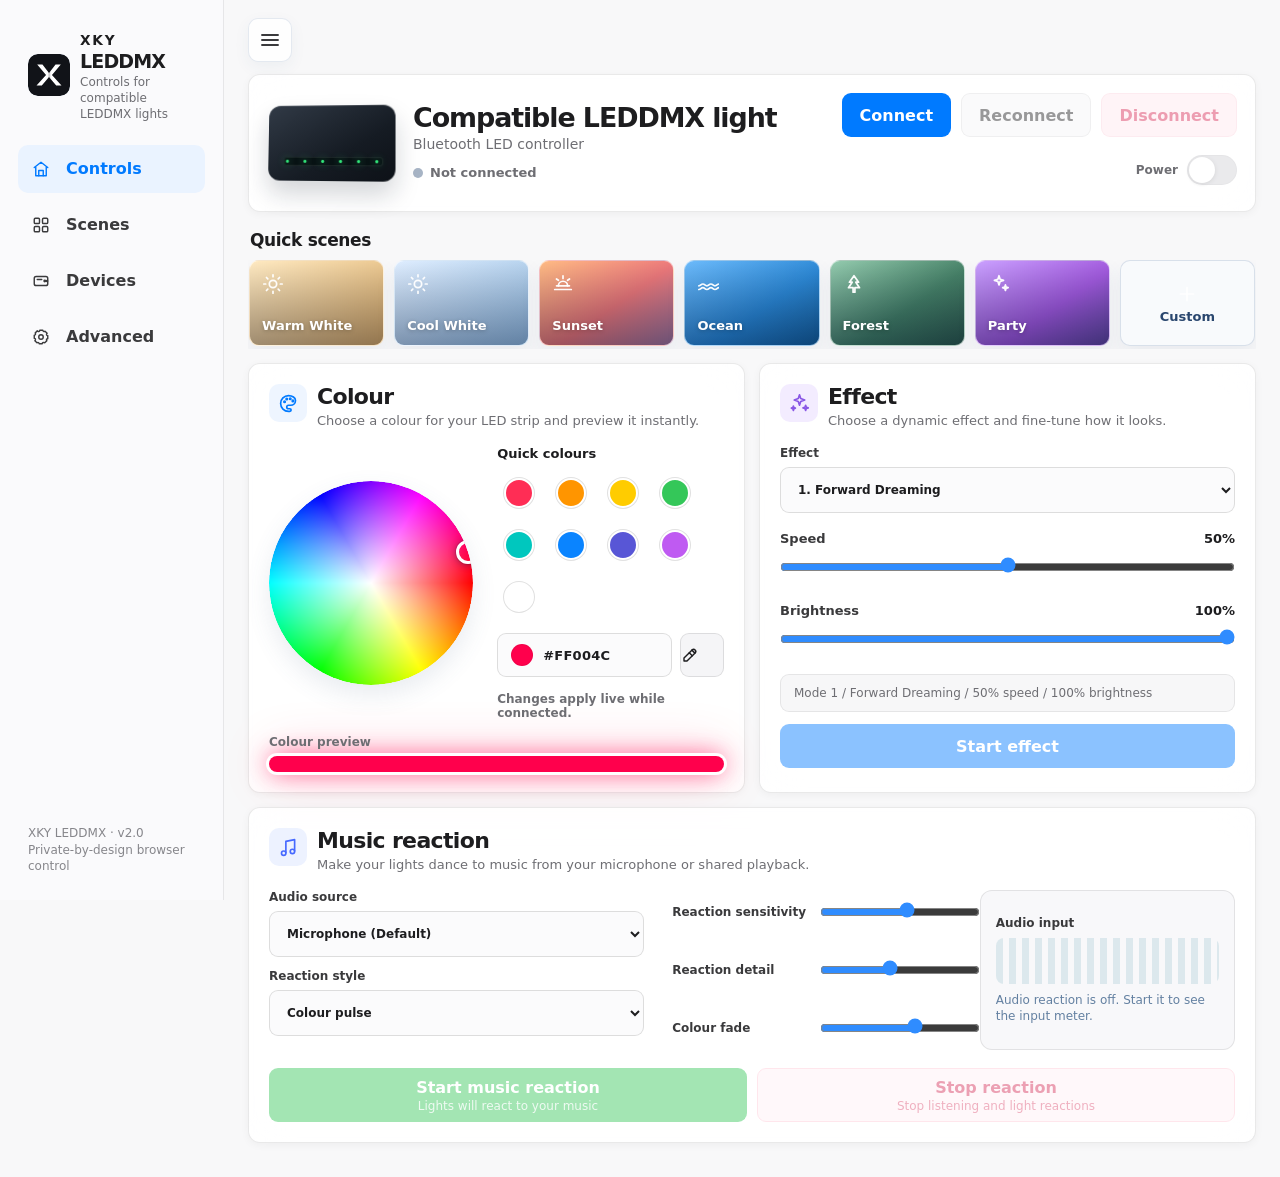
<file: index.html>
<!doctype html>
<html lang="en">
<head>
  <meta charset="utf-8">
  <meta name="viewport" content="width=device-width, initial-scale=1, viewport-fit=cover">
  <meta name="theme-color" content="#111318">
  <meta name="description" content="XKY LEDDMX is a private-by-design browser controller for compatible LEDDMX Bluetooth lights.">
  <meta name="robots" content="index,follow">
  <link rel="canonical" href="https://leddmx.63xky.com/">
  <meta property="og:title" content="XKY LEDDMX">
  <meta property="og:description" content="A private-by-design browser controller for compatible LEDDMX Bluetooth lights.">
  <meta property="og:type" content="website">
  <meta property="og:url" content="https://leddmx.63xky.com/">
  <link rel="icon" href="assets/favicon.svg" type="image/svg+xml">
  <title>XKY LEDDMX — Controller</title>
  <link rel="stylesheet" href="assets/css/shared.css">
  <link rel="stylesheet" href="assets/css/home.css">
  <link id="advanced-styles" rel="stylesheet" href="assets/css/advanced.css" disabled>
</head>
<body class="page-home">
  <a class="skip-link" href="#controls">Skip to controls</a>
  <div class="app-shell">
    <aside class="sidebar" id="sidebar" aria-label="XKY LEDDMX navigation">
      <div class="brand">
        <img class="brand-mark" src="assets/xky-leddmx-mark.svg" width="42" height="42" alt="">
        <div><strong><span class="brand-xky">XKY</span> LEDDMX</strong><small>Controls for compatible LEDDMX lights</small></div>
      </div>
      <nav class="nav" aria-label="Primary navigation">
        <a class="active" href="#easy" data-route="easy" aria-current="page"><span class="ico"><svg class="icon sm" viewBox="0 0 24 24" aria-hidden="true"><path d="m3 10 9-7 9 7"/><path d="M5 9.5V21h14V9.5"/><path d="M9 21v-7h6v7"/></svg></span>Controls</a>
        <a href="#scenes"><span class="ico"><svg class="icon sm" viewBox="0 0 24 24" aria-hidden="true"><rect x="3" y="3" width="7" height="7" rx="1.5"/><rect x="14" y="3" width="7" height="7" rx="1.5"/><rect x="3" y="14" width="7" height="7" rx="1.5"/><rect x="14" y="14" width="7" height="7" rx="1.5"/></svg></span>Scenes</a>
        <a href="#device"><span class="ico"><svg class="icon sm" viewBox="0 0 24 24" aria-hidden="true"><rect x="3" y="6" width="18" height="12" rx="2.5"/><path d="M7 10h6"/><circle cx="17" cy="12" r="1"/><circle cx="20" cy="12" r=".8"/></svg></span>Devices</a>
        <a href="#advanced" data-route="advanced"><span class="ico"><svg class="icon sm" viewBox="0 0 24 24" aria-hidden="true"><circle cx="12" cy="12" r="3"/><path d="M19.4 15a1.7 1.7 0 0 0 .34 1.88l.06.06-2.83 2.83-.06-.06A1.7 1.7 0 0 0 15 19.4a1.7 1.7 0 0 0-1 .6 1.7 1.7 0 0 0-.4 1.1V21h-4v-.1A1.7 1.7 0 0 0 8.6 19.4a1.7 1.7 0 0 0-1.88.34l-.06.06-2.83-2.83.06-.06A1.7 1.7 0 0 0 4.6 15a1.7 1.7 0 0 0-.6-1 1.7 1.7 0 0 0-1.1-.4H3v-4h.1A1.7 1.7 0 0 0 4.6 8.6a1.7 1.7 0 0 0-.34-1.88l-.06-.06 2.83-2.83.06.06A1.7 1.7 0 0 0 9 4.6a1.7 1.7 0 0 0 1-.6 1.7 1.7 0 0 0 .4-1.1V3h4v.1A1.7 1.7 0 0 0 15.4 4.6a1.7 1.7 0 0 0 1.88-.34l.06-.06 2.83 2.83-.06.06A1.7 1.7 0 0 0 19.4 9c.13.37.35.7.65.96.3.25.68.39 1.08.4H21v4h-.1A1.7 1.7 0 0 0 19.4 15Z"/></svg></span>Advanced</a>
      </nav>
      <div class="sidebar-spacer"></div>
      <div class="sidebar-footer">XKY LEDDMX · v2.0<br>Private-by-design browser control</div>
    </aside>

    <button class="sidebar-overlay" id="sidebar-overlay" type="button" aria-label="Close navigation"></button>

    <main class="main" id="controls" tabindex="-1">
      <noscript><p class="noscript-notice">JavaScript is required to connect to and control the LEDDMX light.</p></noscript>
      <div class="app-topbar">
        <button class="menu-button" id="menu-toggle" type="button" aria-label="Toggle navigation" aria-controls="sidebar" aria-expanded="false"><svg class="icon lg" viewBox="0 0 24 24" aria-hidden="true"><path d="M4 7h16M4 12h16M4 17h16"/></svg></button>
        <div class="topbar-brand"><img class="brand-mark" src="assets/xky-leddmx-mark.svg" width="38" height="38" alt=""><div><strong><span class="brand-xky">XKY</span> LEDDMX</strong><small>Controls for compatible LEDDMX lights</small></div></div>
        <div class="topbar-spacer"></div>
      </div>

      <section class="device-card" id="device">
        <div class="device-info">
          <div class="device-render" aria-hidden="true"></div>
          <div class="device-copy">
            <h1 id="device-name">Compatible LEDDMX light</h1>
            <div class="model">Bluetooth LED controller</div>
            <p id="status" role="status"><span class="live-dot"></span>Not connected</p>
          </div>
        </div>
        <div class="device-actions">
          <div class="connection-actions">
            <button id="connect" class="primary" type="button">Connect</button>
            <button id="reconnect" class="secondary" type="button">Reconnect</button>
            <button id="disconnect" class="danger" type="button" disabled>Disconnect</button>
          </div>
          <label class="channel-field" id="advanced-write-channel-wrap" hidden>Write channel
            <select id="advanced-write-channel">
              <option value="ffe1">FFE1 - native default</option>
              <option value="ffe2" disabled>FFE2 - if exposed</option>
            </select>
          </label>
          <div class="power-control"><span>Power</span><button id="power-toggle" class="power-toggle" type="button" role="switch" aria-checked="false" aria-pressed="false" aria-label="Power" disabled></button></div>
        </div>
      </section>

      <section id="view-easy" data-view>
      <section id="scenes">
        <div class="section-row"><h2>Quick scenes</h2></div>
        <div class="scenes" aria-label="Quick lighting scenes">
          <button class="scene warm" type="button" data-scene-colour="#FFD39A" data-scene-brightness="88"><svg class="icon scene-icon" viewBox="0 0 24 24" aria-hidden="true"><circle cx="12" cy="12" r="4"/><path d="M12 2v2M12 20v2M4.9 4.9l1.4 1.4M17.7 17.7l1.4 1.4M2 12h2M20 12h2M4.9 19.1l1.4-1.4M17.7 6.3l1.4-1.4"/></svg><strong>Warm White</strong></button>
          <button class="scene cool" type="button" data-scene-colour="#DCEEFF" data-scene-brightness="100"><svg class="icon scene-icon" viewBox="0 0 24 24" aria-hidden="true"><circle cx="12" cy="12" r="4"/><path d="M12 2v2M12 20v2M4.9 4.9l1.4 1.4M17.7 17.7l1.4 1.4M2 12h2M20 12h2M4.9 19.1l1.4-1.4M17.7 6.3l1.4-1.4"/></svg><strong>Cool White</strong></button>
          <button class="scene sunset" type="button" data-scene-colour="#FF704D" data-scene-brightness="78"><svg class="icon scene-icon" viewBox="0 0 24 24" aria-hidden="true"><path d="M3 18h18"/><path d="M5 14h14"/><path d="M7 14a5 5 0 0 1 10 0"/><path d="M12 3v3M4.9 6.5 7 8M19.1 6.5 17 8"/></svg><strong>Sunset</strong></button>
          <button class="scene ocean" type="button" data-scene-colour="#1A9BFF" data-scene-brightness="85"><svg class="icon scene-icon" viewBox="0 0 24 24" aria-hidden="true"><path d="M2 14c2.2 0 2.2-2 4.4-2s2.2 2 4.4 2 2.2-2 4.4-2 2.2 2 4.4 2 2.2-2 4.4-2"/><path d="M2 18c2.2 0 2.2-2 4.4-2s2.2 2 4.4 2 2.2-2 4.4-2 2.2 2 4.4 2 2.2-2 4.4-2"/></svg><strong>Ocean</strong></button>
          <button class="scene forest" type="button" data-scene-colour="#39B86F" data-scene-brightness="72"><svg class="icon scene-icon" viewBox="0 0 24 24" aria-hidden="true"><path d="m12 3-5 7h3l-4 6h5v5h2v-5h5l-4-6h3l-5-7Z"/></svg><strong>Forest</strong></button>
          <button class="scene party" type="button" data-scene-colour="#C04DFF" data-scene-effect="3" data-scene-speed="65" data-scene-brightness="100"><svg class="icon scene-icon" viewBox="0 0 24 24" aria-hidden="true"><path d="m12 3 1.2 3.8L17 8l-3.8 1.2L12 13l-1.2-3.8L7 8l3.8-1.2L12 3Z"/><path d="m19 13 .7 2.3L22 16l-2.3.7L19 19l-.7-2.3L16 16l2.3-.7L19 13Z"/></svg><strong>Party</strong></button>
          <button class="scene custom" type="button" id="custom-scene"><svg class="icon scene-icon" viewBox="0 0 24 24" aria-hidden="true"><path d="M12 5v14M5 12h14"/></svg><strong>Custom</strong></button>
        </div>
      </section>

      <div class="dashboard-grid">
        <section class="card" id="colour-section">
          <div class="card-head"><div class="section-icon"><svg class="icon" viewBox="0 0 24 24" aria-hidden="true"><path d="M12 3a9 9 0 1 0 0 18h1.5a1.5 1.5 0 0 0 0-3H12a2 2 0 0 1 0-4h2.5A5.5 5.5 0 0 0 20 8.5C20 5.5 16.4 3 12 3Z"/><circle cx="7.5" cy="10" r=".8"/><circle cx="10" cy="6.8" r=".8"/><circle cx="14" cy="6.5" r=".8"/><circle cx="17" cy="9" r=".8"/></svg></div><div><h2>Colour</h2><p>Choose a colour for your LED strip and preview it instantly.</p></div></div>
          <div class="colour-layout">
            <div class="colour-wheel-wrap">
              <div class="colour-wheel" id="colour-wheel" role="slider" tabindex="0" aria-label="Colour wheel. Left and right change hue. Up and down change saturation." aria-valuetext="#FF004C">
                <canvas id="colour-wheel-canvas" aria-hidden="true"></canvas>
                <span class="wheel-thumb" id="wheel-thumb" aria-hidden="true"></span>
              </div>
              <input id="colour" type="color" value="#ff004c" tabindex="-1" aria-hidden="true" aria-label="Choose a whole-strip colour">
            </div>
            <div class="colour-tools">
              <div class="quick-title">Quick colours</div>
              <div id="swatches" class="swatches" aria-label="Quick colours"></div>
              <div class="colour-field">
                <div class="fake-input" aria-label="Selected colour"><span id="chosen-dot"></span><output id="hex-value" for="colour">#FF004C</output></div>
                <button class="eyedropper secondary" type="button" id="pick-colour" aria-label="Open colour picker"><svg class="icon sm" viewBox="0 0 24 24" aria-hidden="true"><path d="m14.5 5.5 4 4"/><path d="M4 20h4l10.8-10.8a2.8 2.8 0 0 0-4-4L4 16v4Z"/><path d="m11 9 4 4"/></svg></button>
              </div>
              <div class="preview-label preview-label-tight">Changes apply live while connected.</div>
            </div>
          </div>
          <div class="preview-label">Colour preview</div>
          <div class="live-preview" aria-hidden="true"></div>
        </section>

        <section class="card" id="effect-section">
          <div class="card-head"><div class="section-icon purple"><svg class="icon" viewBox="0 0 24 24" aria-hidden="true"><path d="m12 2 1.4 4.2L18 8l-4.6 1.8L12 14l-1.4-4.2L6 8l4.6-1.8L12 2Z"/><path d="m19 14 .8 2.2L22 17l-2.2.8L19 20l-.8-2.2L16 17l2.2-.8L19 14Z"/><path d="m5 15 .6 1.7 1.7.6-1.7.6L5 20l-.6-2.1-1.7-.6 1.7-.6L5 15Z"/></svg></div><div><h2>Effect</h2><p>Choose a dynamic effect and fine-tune how it looks.</p></div></div>
          <label>Effect<select id="mode"></select></label>
          <div class="slider-block"><div class="slider-label"><span>Speed</span><output id="speed-value">50%</output></div><input id="speed" type="range" min="0" max="100" value="50"></div>
          <div class="slider-block"><div class="slider-label"><span>Brightness</span><output id="brightness-value">100%</output></div><input id="brightness" type="range" min="0" max="100" value="100"></div>
          <p id="effect-summary" class="effect-summary">Mode 1 / Forward Dreaming / 50% speed / 100% brightness</p>
          <div class="action-row"><button id="start-effect" class="primary" type="button" disabled>Start effect</button></div>
        </section>
      </div>

      <section class="card music-card" id="music-section">
        <div class="card-head"><div class="section-icon music"><svg class="icon" viewBox="0 0 24 24" aria-hidden="true"><path d="M9 18V5l10-2v13"/><circle cx="6.5" cy="18.5" r="2.5"/><circle cx="16.5" cy="16.5" r="2.5"/></svg></div><div><h2>Music reaction</h2><p>Make your lights dance to music from your microphone or shared playback.</p></div></div>
        <div class="music-grid">
          <div class="music-fields">
            <label>Audio source<select id="audio-source"><option value="microphone">Microphone (Default)</option><option value="system">Browser tab / system audio</option></select></label>
            <label>Reaction style<select id="music-style"><option value="0">Colour pulse</option><option value="1">Colour cycle</option><option value="2">Beat flash</option><option value="3">Deep pulse</option><option value="4">Volume brightness</option><option value="5">Warm fire pulse</option><option value="6">Ocean pulse</option></select></label>
          </div>
          <details class="music-advanced" id="music-advanced" open>
            <summary>Advanced controls</summary>
            <div class="music-advanced-inner">
              <div class="music-sliders">
                <div class="mini-slider"><label for="music-sensitivity">Reaction sensitivity</label><input id="music-sensitivity" type="range" min="0" max="100" value="55"><output id="music-sensitivity-value">Balanced</output></div>
                <div class="mini-slider"><label for="music-detail">Reaction detail</label><input id="music-detail" type="range" min="8" max="64" step="1" value="32"><output id="music-detail-value">32 levels</output></div>
                <div class="mini-slider"><label for="music-smoothness">Colour fade</label><input id="music-smoothness" type="range" min="0" max="100" value="60"><output id="music-smoothness-value">60%</output></div>
              </div>
              <div class="audio-box">
                <div class="audio-box-title">Audio input</div>
                <div class="meter" aria-label="Audio input level"><div id="music-meter"></div></div>
                <p id="music-state" aria-live="polite">Audio reaction is off. Start it to see the input meter.</p>
              </div>
            </div>
          </details>
        </div>
        <div class="music-actions">
          <button id="start-mic" class="success" type="button" disabled>Start music reaction<span class="button-caption">Lights will react to your music</span></button>
          <button id="stop-mic" class="music-stop" type="button" disabled>Stop reaction<span class="button-caption">Stop listening and light reactions</span></button>
        </div>
      </section>

      </section>
      <section id="view-advanced" data-view hidden inert></section>
    </main>
  </div>
  <div class="toast" id="toast" role="status" aria-live="polite"></div>
  <script type="module" src="assets/js/app.js"></script>
</body>
</html>
</file>
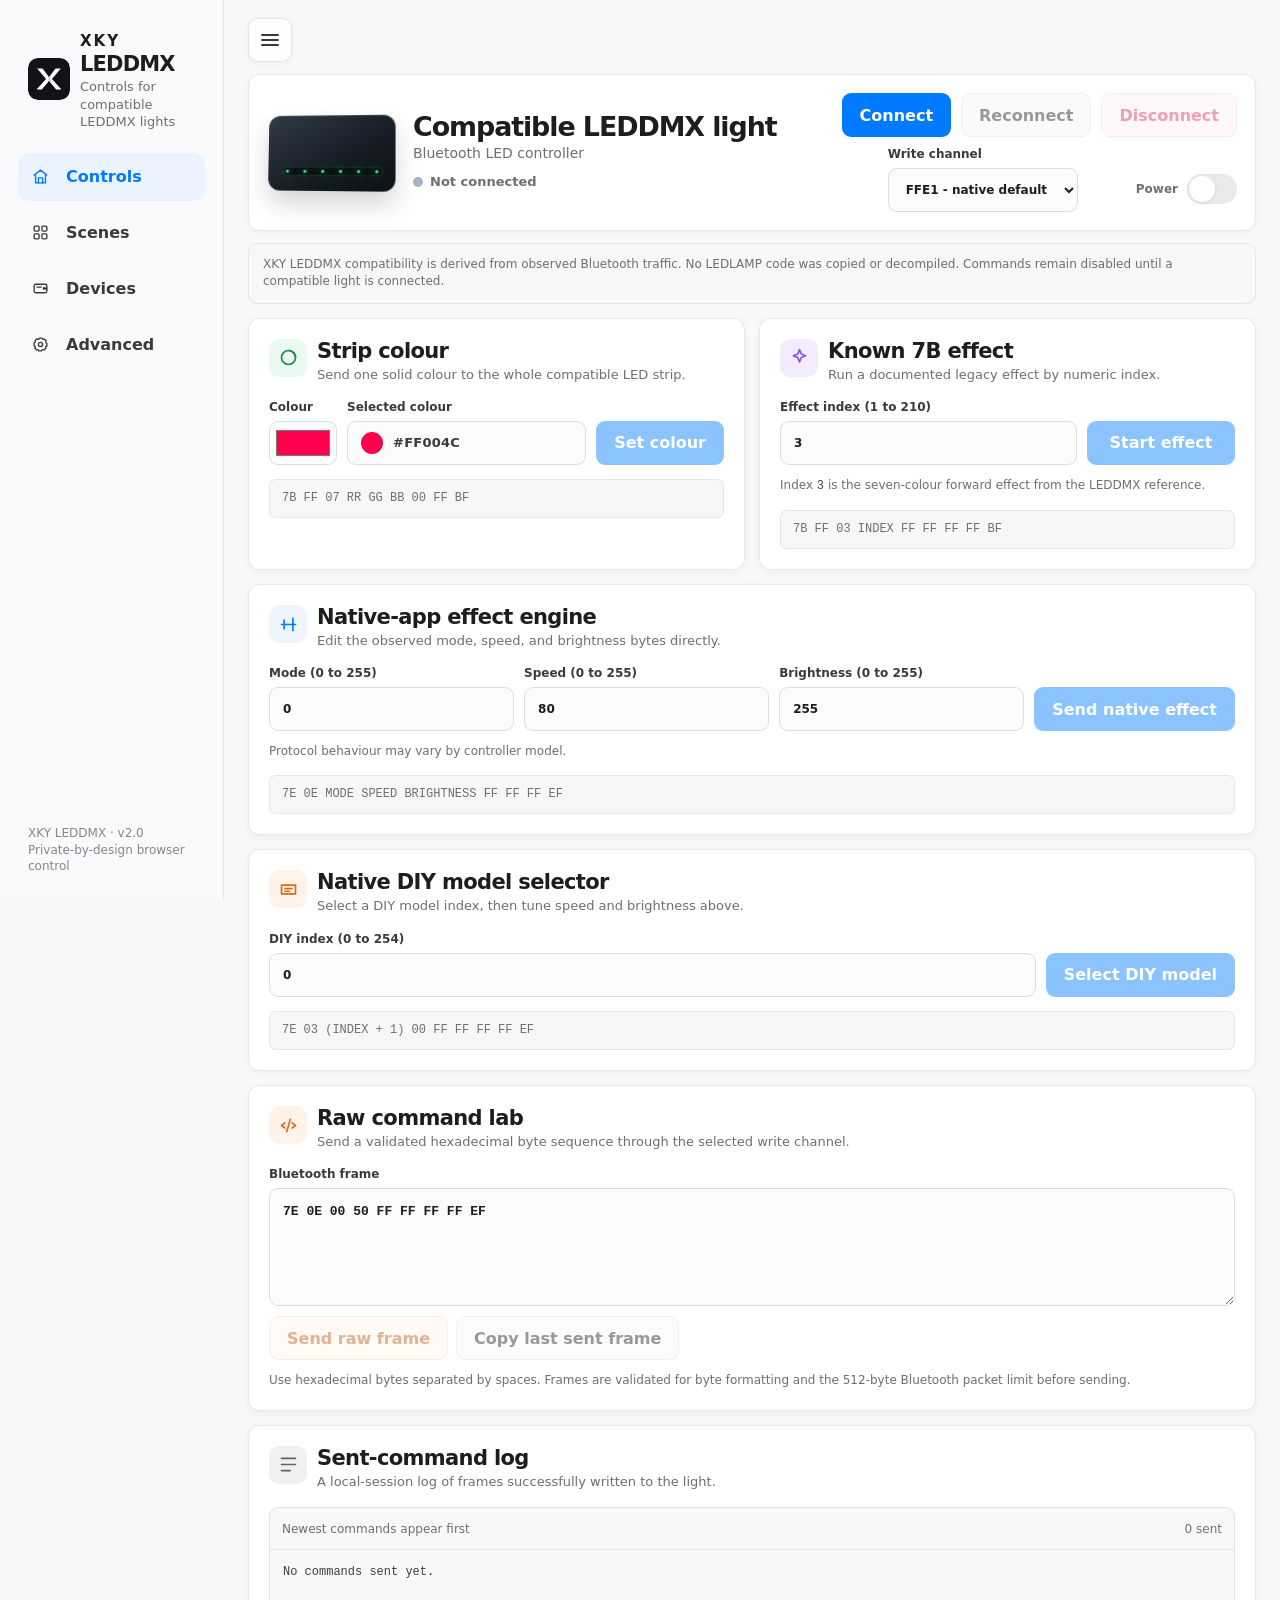
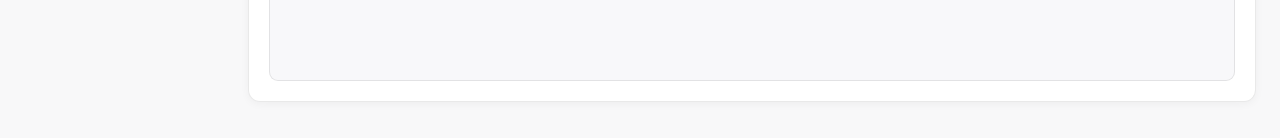
<file: advanced.html>
<!doctype html>
<html lang="en">
<head>
  <meta charset="utf-8">
  <meta name="viewport" content="width=device-width, initial-scale=1, viewport-fit=cover">
  <meta name="description" content="Open the XKY LEDDMX Advanced controls.">
  <meta name="robots" content="noindex,follow">
  <link rel="canonical" href="https://leddmx.63xky.com/#advanced">
  <link rel="icon" href="assets/favicon.svg" type="image/svg+xml">
  <title>Opening XKY LEDDMX Advanced controls</title>
</head>
<body>
  <p>Opening the <a id="advanced-link" href="index.html#advanced">XKY LEDDMX Advanced controls</a>…</p>
  <script type="module" src="assets/js/advanced-redirect.js"></script>
</body>
</html>
</file>
<file: assets/css/shared.css>
:root {
  color-scheme: light;
  font-family: -apple-system, BlinkMacSystemFont, "SF Pro Text", "SF Pro Display", "Helvetica Neue", system-ui, sans-serif;
  --ink: #1d1d1f;
  --muted: #6e6e73;
  --background: #f5f5f7;
  --line: rgba(0, 0, 0, .10);
  --blue: #007aff;
  --blue-soft: #eaf3ff;
  --radius-card: 12px;
  --radius-control: 9px;
  --radius-small: 7px;
  --shadow: 0 2px 8px rgba(0, 0, 0, .045);
  background: var(--background);
  color: var(--ink);
}

* { box-sizing: border-box; }
[hidden] { display: none !important; }

html {
  scroll-behavior: smooth;
  -webkit-font-smoothing: antialiased;
  -moz-osx-font-smoothing: grayscale;
}

body { margin: 0; min-height: 100vh; background: var(--background); color: var(--ink); }
body.menu-open { overflow: hidden; }
button, input, select, textarea { font: inherit; }
button { -webkit-tap-highlight-color: transparent; touch-action: manipulation; }
a { color: inherit; }

:where(button, a, select, input, textarea, summary, [tabindex]):focus-visible {
  outline: 3px solid rgba(0, 122, 255, .30);
  outline-offset: 2px;
}

.icon { width: 20px; height: 20px; display: block; fill: none; stroke: currentColor; stroke-width: 1.9; stroke-linecap: round; stroke-linejoin: round; }
.icon.lg { width: 24px; height: 24px; }
.skip-link { position: fixed; top: 8px; left: 8px; z-index: 1000; padding: 10px 14px; border-radius: var(--radius-control); background: var(--ink); color: #fff; font-weight: 600; text-decoration: none; transform: translateY(-150%); }
.skip-link:focus { transform: translateY(0); }
.noscript-notice { margin: 10px 0 16px; padding: 12px 14px; border: 1px solid rgba(185, 87, 18, .22); border-radius: var(--radius-control); background: #fff4ec; color: #8a410d; line-height: 1.45; }

/* Shared shell and device primitives; page sheets supply only visual variants. */
.app-shell { width: min(1500px, 100%); min-height: 100vh; margin: 0 auto; display: grid; grid-template-columns: 224px minmax(0, 1fr); background: rgba(255, 255, 255, .28); transition: grid-template-columns .24s ease; }
body.sidebar-collapsed .app-shell { grid-template-columns: 0 minmax(0, 1fr); }
.sidebar { position: sticky; top: 0; height: 100vh; z-index: 50; min-width: 224px; padding: 26px 18px 24px; display: flex; flex-direction: column; overflow: hidden; background: rgba(250, 250, 252, .91); border-right: 1px solid rgba(0, 0, 0, .08); backdrop-filter: blur(26px) saturate(140%); transition: transform .24s ease, opacity .2s ease; }
body.sidebar-collapsed .sidebar { transform: translateX(-100%); opacity: 0; pointer-events: none; }
.brand { display: flex; gap: 10px; align-items: center; padding: 2px 10px 22px; }
.brand strong { display: block; font-size: 21px; letter-spacing: -.04em; }
.brand small { display: block; color: var(--muted); margin-top: 2px; font-size: 12px; line-height: 1.35; }
.nav { display: grid; gap: 8px; }
.nav a { min-height: 48px; padding: 0 14px; border-radius: 10px; display: flex; align-items: center; gap: 12px; text-decoration: none; color: #3a3a3c; font-weight: 600; }
.nav a.active { color: var(--blue); background: var(--blue-soft); }
.sidebar-spacer, .topbar-spacer { flex: 1; }
.sidebar-footer { padding: 14px 10px 2px; color: #86868b; font-size: 12px; line-height: 1.35; }
.main { min-width: 0; padding: 14px 24px 34px; }
.app-topbar { min-height: 52px; display: flex; align-items: center; gap: 12px; margin-bottom: 8px; }
.menu-button { width: 44px; min-width: 44px; height: 44px; min-height: 44px; padding: 0; display: grid; place-items: center; border: 1px solid var(--line); border-radius: 10px; color: #3a3a3c; background: rgba(255, 255, 255, .78); box-shadow: var(--shadow); cursor: pointer; }
.topbar-brand { display: none; align-items: center; gap: 9px; min-width: 0; }
.topbar-brand strong { display: block; font-size: 18px; letter-spacing: -.04em; }
.topbar-brand small { display: block; color: var(--muted); font-size: 12px; line-height: 1.3; }
.sidebar-overlay { display: none; position: fixed; inset: 0; z-index: 45; border: 0; border-radius: 0; background: rgba(24, 39, 65, .20); backdrop-filter: blur(4px); padding: 0; min-height: 0; }
.device-card, .card { border: 1px solid rgba(0, 0, 0, .085); background: var(--panel); backdrop-filter: blur(20px) saturate(145%); box-shadow: var(--shadow); }
.device-card { border-radius: var(--radius-card); padding: 18px; display: grid; grid-template-columns: minmax(320px, 1fr) auto; align-items: center; gap: 18px; }
.device-info { display: flex; align-items: center; gap: 18px; min-width: 0; }
.device-copy { min-width: 0; }
.device-copy h1 { margin: 0; font-size: clamp(21px, 2.1vw, 29px); letter-spacing: -.04em; white-space: nowrap; overflow: hidden; text-overflow: ellipsis; }
.device-copy .model { color: var(--muted); font-size: 14px; margin-top: 3px; }
#status { margin: 9px 0 0; min-height: 24px; display: flex; align-items: center; gap: 7px; color: var(--muted); font-size: 13px; font-weight: 600; line-height: 1.35; }
#status.connected { color: #128b61; }
.live-dot { display: inline-block; width: 10px; height: 10px; border-radius: 50%; background: #a7b4c5; flex: 0 0 auto; }
.live-dot.on { background: #18c783; box-shadow: 0 0 0 5px rgba(24, 199, 131, .10); }
.connection-actions { display: flex; flex-wrap: wrap; justify-content: flex-end; gap: 10px; }
.card { border-radius: var(--radius-card); padding: 20px; min-width: 0; }
.card-head { display: flex; align-items: flex-start; gap: 10px; margin-bottom: 16px; }
.card-head p { margin: 3px 0 0; color: var(--muted); font-size: 13px; line-height: 1.4; }
.dashboard-grid { display: grid; grid-template-columns: repeat(2, minmax(0, 1fr)); gap: 14px; margin-top: 14px; }
.preview-label-tight { margin-top: 0; }

@supports (min-height: 100dvh) { body { min-height: 100dvh; } }
@supports not ((backdrop-filter: blur(1px)) or (-webkit-backdrop-filter: blur(1px))) { .sidebar, .device-card, .card { background: #fff; } }
@media (prefers-reduced-motion: reduce) { html { scroll-behavior: auto; } *, *::before, *::after { scroll-behavior: auto !important; transition-duration: .01ms !important; animation-duration: .01ms !important; animation-iteration-count: 1 !important; } }
@media (max-width: 900px) { .app-shell, body.sidebar-collapsed .app-shell { display: block; width: 100%; } .sidebar { position: fixed; left: 0; top: 0; bottom: 0; width: min(82vw, 310px); min-width: 0; height: 100dvh; transform: translateX(-105%); opacity: 1; pointer-events: auto; box-shadow: 18px 0 48px rgba(35, 59, 92, .18); } body.sidebar-collapsed .sidebar { transform: translateX(-105%); opacity: 1; pointer-events: auto; } body.menu-open .sidebar, body.menu-open.sidebar-collapsed .sidebar { transform: translateX(0); } body.menu-open .sidebar-overlay { display: block; } .main { padding: 10px 14px 34px; } .topbar-brand { display: flex; } .device-card { grid-template-columns: 1fr; gap: 14px; padding: 16px; } .connection-actions { justify-content: stretch; } .connection-actions button { flex: 1 1 30%; min-width: 0; padding-inline: 8px; } .dashboard-grid { grid-template-columns: 1fr; } }
@media (max-width: 620px) { .main { padding-inline: 10px; } .device-info { align-items: flex-start; } .device-render { width: 82px; height: 54px; } .device-copy h1 { font-size: 18px; white-space: normal; } .device-copy .model, #status { font-size: 12px; } .card { padding: 16px; } }
</file>
<file: assets/css/home.css>
:root {
      --panel: rgba(255, 255, 255, .88);
      --panel-solid: #ffffff;
      --green: #13b878;
      --red: #ef476f;
      --purple: #8b52ff;
      --chosen-colour: #ff004c;
    }
    [hidden] { display: none !important; }
    .icon.sm { width: 18px; height: 18px; }


    .app-shell {
      width: min(1500px, 100%);
      min-height: 100vh;
      margin: 0 auto;
      display: grid;
      grid-template-columns: 224px minmax(0, 1fr);
      gap: 0;
      background: rgba(255,255,255,.28);
      box-shadow: none;
      transition: grid-template-columns .24s ease;
    }
    body.sidebar-collapsed .app-shell { grid-template-columns: 0 minmax(0, 1fr); }
    .sidebar {
      position: sticky;
      top: 0;
      height: 100vh;
      padding: 26px 18px 24px;
      border-right: 1px solid rgba(0, 0, 0, .08);
      background: rgba(250, 250, 252, .90);
      backdrop-filter: blur(26px) saturate(140%);
      display: flex;
      flex-direction: column;
      overflow: hidden;
      z-index: 50;
      min-width: 224px;
      transition: transform .24s ease, opacity .2s ease;
    }
    body.sidebar-collapsed .sidebar { transform: translateX(-100%); opacity: 0; pointer-events: none; }
    .brand { display: flex; gap: 10px; align-items: center; padding: 2px 10px 22px; }
    .brand-bulb, .brand-mark {
      width: 42px; height: 42px; border-radius: 10px;
      display: grid; place-items: center;
      color: var(--blue); background: #f0f6ff;
      box-shadow: inset 0 0 0 1px rgba(22,119,255,.08);
    }
    .brand-bulb .icon { width: 25px; height: 25px; }
    .brand strong { display: block; font-size: 19px; letter-spacing: -.045em; }
    .brand-xky { font-size: .72em; letter-spacing: .13em; vertical-align: .08em; }
    .brand small { display: block; color: var(--muted); margin-top: 2px; font-size: 12px; line-height: 1.35; }

    .nav { display: grid; gap: 8px; }
    .nav a {
      text-decoration: none;
      display: flex; align-items: center; gap: 12px;
      min-height: 48px; padding: 0 14px;
      border-radius: 10px;
      color: #3a3a3c; font-weight: 600;
    }
    .nav a.active { color: var(--blue); background: #eaf3ff; }
    .nav .ico { width: 22px; text-align: center; font-size: 18px; }
    .sidebar-spacer { flex: 1; }
    .sidebar-footer {
      padding: 14px 10px 2px;
      color: #86868b;
      font-size: 12px;
      line-height: 1.35;
    }

    .main { min-width: 0; padding: 14px 24px 34px; }
    .app-topbar {
      min-height: 52px; display: flex; align-items: center; justify-content: space-between;
      gap: 12px; margin-bottom: 8px;
    }
    .menu-button {
      width: 44px; min-width: 44px; height: 44px; min-height: 44px; padding: 0;
      border-radius: 10px; display: grid; place-items: center;
      background: rgba(255,255,255,.76); border: 1px solid rgba(111,139,177,.18);
      box-shadow: 0 5px 16px rgba(57,83,120,.06); color: #3a3a3c;
    }
    .topbar-brand { display: none; align-items: center; gap: 9px; min-width: 0; }
    .topbar-brand strong { display:block; font-size:18px; letter-spacing:-.04em; }
    .topbar-brand small { display:block; color:#7390ba; margin-top:1px; font-size:12px; line-height:1.3; }
    .topbar-spacer { flex: 1; }
    .sidebar-overlay {
      display: none; position: fixed; inset: 0; z-index: 45; border: 0; border-radius: 0;
      background: rgba(24,39,65,.22); backdrop-filter: blur(4px); padding: 0; min-height: 0;
      box-shadow: none;
    }

    .device-card, .card {
      border: 1px solid rgba(0, 0, 0, .085);
      background: var(--panel);
      backdrop-filter: blur(20px) saturate(145%);
      box-shadow: var(--shadow);
    }
    .device-card {
      border-radius: var(--radius-card);
      padding: 18px;
      display: grid;
      grid-template-columns: minmax(300px, 1fr) auto;
      align-items: center;
      gap: 18px;
    }
    .device-info { display: flex; align-items: center; gap: 18px; min-width: 0; }
    .device-render {
      width: 128px; height: 76px; border-radius: 12px;
      position: relative;
      background: linear-gradient(150deg, #303945 2%, #151b23 62%, #0d1117);
      box-shadow: 0 13px 24px rgba(18, 29, 43, .18), inset 0 1px 0 rgba(255,255,255,.15);
      transform: perspective(500px) rotateY(-8deg) rotateX(4deg);
      flex: 0 0 auto;
    }
    .device-render:before {
      content: ""; position: absolute; left: 16px; right: 12px; bottom: 15px; height: 9px;
      border-radius: 3px; background: #091014; box-shadow: inset 0 0 0 1px rgba(255,255,255,.08);
    }
    .device-render:after {
      content: "• • • • • •"; letter-spacing: 4px; color: #32e67a; font-size: 11px;
      position: absolute; right: 11px; bottom: 13px; text-shadow: 0 0 8px #32e67a;
    }
    .device-copy { min-width: 0; }
    .device-copy h1 { margin: 0; font-size: clamp(21px, 2.1vw, 29px); letter-spacing: -.04em; white-space: nowrap; overflow: hidden; text-overflow: ellipsis; }
    .device-copy .model { color: var(--muted); font-size: 14px; margin-top: 3px; }
    #status {
      margin: 9px 0 0; min-height: 24px;
      display: flex; align-items: center; gap: 7px;
      color: var(--muted); font-size: 13px; font-weight: 600;
    }
    #status.connected { color: #128b61; }
    .live-dot { display: inline-block; width: 10px; height: 10px; border-radius: 50%; background: #a7b4c5; flex: 0 0 auto; }
    .live-dot.on { background: #18c783; box-shadow: 0 0 0 5px rgba(24,199,131,.10); }

    .connection-actions { display: flex; flex-wrap: wrap; justify-content: flex-end; gap: 10px; }
    button {
      min-height: 44px;
      border: 1px solid rgba(0, 0, 0, .10);
      border-radius: var(--radius-control);
      padding: 0 17px;
      background: #f7f7f8;
      color: #1d1d1f;
      font-weight: 600;
      cursor: pointer;
      box-shadow: none;
      transition: transform .15s ease, box-shadow .15s ease, filter .15s ease;
    }
    button:hover:not(:disabled) { background-color: #f0f0f2; }
    button:active:not(:disabled) { transform: translateY(0); }
    button:disabled, select:disabled, input:disabled { opacity: .45; cursor: not-allowed; }
    button.primary { background: #007aff; color: white; border-color: transparent; }
    button.secondary { background: #f5f5f7; color: #1d1d1f; }
    button.danger { background: #ffe8ee; color: #d82854; border-color: rgba(216,40,84,.10); }
    button.success { background: #34c759; color: white; border-color: transparent; }
    button.music-stop { background: #fff0f4; color: #d42d57; border-color: #ffc8d6; }

    .section-row { display: flex; align-items: center; justify-content: space-between; gap: 12px; margin: 18px 2px 10px; }
    .section-row h2 { margin: 0; font-size: 17px; letter-spacing: -.02em; }
    .scenes {
      display: grid;
      grid-template-columns: repeat(7, minmax(112px, 1fr));
      gap: 10px;
      overflow-x: auto;
      padding: 0 1px 3px;
      scrollbar-width: thin;
    }
    .scene {
      position: relative; isolation: isolate;
      height: 86px; min-width: 112px;
      overflow: hidden;
      border: 1px solid rgba(255,255,255,.55);
      border-radius: 10px;
      color: white;
      text-align: left;
      padding: 12px;
      display: flex; flex-direction: column; justify-content: space-between;
      box-shadow: 0 10px 20px rgba(66,89,126,.08);
    }
    .scene:before { content: ""; position: absolute; inset: 0; z-index: -1; background: linear-gradient(180deg, rgba(255,255,255,.08), rgba(16,28,55,.35)); }
    .scene .scene-icon { width: 22px; height: 22px; color: rgba(255,255,255,.96); }
    .scene strong { font-size: 13px; text-shadow: 0 1px 4px rgba(0,0,0,.25); }
    .scene.warm { background: linear-gradient(145deg, #ffe8bd, #d8a55b); }
    .scene.cool { background: linear-gradient(145deg, #dcecff, #8eb8de); }
    .scene.sunset { background: linear-gradient(145deg, #ffb67a, #ec6e70 55%, #9d6e97); }
    .scene.ocean { background: linear-gradient(145deg, #60b5fb, #1d81d4 58%, #0b5a9a); }
    .scene.forest { background: linear-gradient(145deg, #8bc7a8, #39795c 58%, #245342); }
    .scene.party { background: linear-gradient(145deg, #c699ff, #9c4edc 58%, #5a3d9a); }
    .scene.custom { background: #f8fafc; color: #29466e; border-color: rgba(119,145,181,.25); align-items: center; text-align: center; justify-content: center; gap: 4px; }
    .scene.custom:before { display: none; }
    .scene.custom strong { text-shadow: none; }
    .scene.active {
      outline: 3px solid rgba(0,122,255,.28);
      outline-offset: 2px;
    }

    .dashboard-grid { display: grid; grid-template-columns: minmax(0, 1fr) minmax(0, 1fr); gap: 14px; margin-top: 14px; }
    .card { border-radius: var(--radius-card); padding: 20px; min-width: 0; }
    .card-head { display: flex; align-items: flex-start; gap: 10px; margin-bottom: 16px; }
    .section-icon {
      width: 38px; height: 38px; border-radius: 10px;
      display: grid; place-items: center;
      background: #eef5ff; color: var(--blue); flex: 0 0 auto;
    }
    .section-icon .icon { width: 21px; height: 21px; }
    .section-icon.purple { background: #f3ecff; color: #8957e5; }
    .section-icon.music { background: #edf2ff; color: #4669ff; }
    .card-head h2 { margin: 0; font-size: 22px; letter-spacing: -.03em; }
    .card-head p { margin: 3px 0 0; color: var(--muted); font-size: 13px; line-height: 1.4; }

    .colour-layout { display: grid; grid-template-columns: minmax(0, .9fr) minmax(0, 1fr); gap: 24px; align-items: center; min-width: 0; }
    .colour-wheel-wrap { display: grid; place-items: center; }
    .colour-wheel {
      width: min(230px, 100%); aspect-ratio: 1; border-radius: 50%; position: relative;
      cursor: crosshair; touch-action: none; user-select: none; overflow: hidden;
      box-shadow: inset 0 0 0 1px rgba(22,63,111,.08), 0 10px 24px rgba(70,96,135,.12);
      background: #fff;
    }
    #colour-wheel-canvas { width: 100%; height: 100%; display: block; border-radius: 50%; }
    .wheel-thumb {
      position: absolute; width: 24px; height: 24px; border-radius: 50%;
      left: var(--wheel-x, 78%); top: var(--wheel-y, 28%); transform: translate(-50%, -50%);
      border: 3px solid white; box-shadow: 0 1px 7px rgba(27,45,70,.45), 0 0 0 1px rgba(0,0,0,.10);
      pointer-events: none; background: transparent;
    }
    .colour-wheel:focus-visible { outline: 3px solid rgba(22,119,255,.28); outline-offset: 4px; }
    #colour { width: 1px; height: 1px; opacity: 0; position: absolute; pointer-events: none; }
    .quick-title { font-size: 13px; font-weight: 600; margin-bottom: 10px; }
    .colour-tools { min-width: 0; max-width: 100%; }
    .swatches { display: grid; grid-template-columns: repeat(auto-fit, 44px); gap: 8px; margin-bottom: 14px; max-width: 100%; justify-content: start; }
    .swatch {
      width: 44px; height: 44px; min-height: 44px; padding: 0; border: 0; border-radius: 50%;
      background: transparent; position: relative; box-shadow: none;
    }
    .swatch::before {
      content: ""; position: absolute; inset: 7px; border-radius: 50%;
      background: var(--swatch-colour); border: 2px solid white;
      box-shadow: 0 0 0 1px rgba(0,0,0,.12);
    }
    .swatch.selected::before { box-shadow: 0 0 0 2px white, 0 0 0 4px var(--blue); }
    .colour-field { display: grid; grid-template-columns: minmax(0, 1fr) 44px; gap: 8px; margin-bottom: 12px; min-width: 0; }
    .fake-input {
      min-height: 44px; display: flex; align-items: center; gap: 10px; padding: 0 13px;
      border: 1px solid rgba(0,0,0,.12); border-radius: var(--radius-control); background: #fbfbfc; color: #1d1d1f;
      min-width: 0; overflow: hidden;
    }
    #chosen-dot { width: 22px; height: 22px; border-radius: 50%; background: var(--chosen-colour); box-shadow: inset 0 0 0 1px rgba(0,0,0,.05); }
    #hex-value { font-weight: 600; letter-spacing: .02em; font-size: 13px; white-space: nowrap; overflow: hidden; text-overflow: ellipsis; }
    .eyedropper { min-width: 44px; padding: 0; }
    .preview-label { margin-top: 15px; color: var(--muted); font-size: 12px; font-weight: 600; }
    .live-preview {
      height: 16px; border-radius: 999px; margin-top: 7px;
      background: var(--chosen-colour);
      box-shadow: 0 0 0 3px white, 0 0 24px color-mix(in srgb, var(--chosen-colour) 72%, transparent), 0 0 52px color-mix(in srgb, var(--chosen-colour) 30%, transparent);
    }

    label { display: grid; gap: 7px; font-size: 12px; font-weight: 600; color: #3a3a3c; }
    select {
      min-height: 46px; width: 100%; padding: 0 13px;
      border: 1px solid rgba(0,0,0,.12); border-radius: var(--radius-control);
      background: #fbfbfc; color: #1d1d1f; outline: none;
    }
    .slider-block { margin-top: 18px; }
    .slider-label { display: flex; align-items: center; justify-content: space-between; gap: 12px; margin-bottom: 7px; font-size: 13px; color: #3a3a3c; font-weight: 600; }
    .slider-label output { color: #1d1d1f; font-variant-numeric: tabular-nums; font-weight: 600; }
    input[type="range"] {
      width: 100%; min-height: 28px; margin: 0; cursor: pointer;
      accent-color: #2f8cff;
    }
    input[type="range"]::-webkit-slider-runnable-track { height: 8px; border-radius: 999px; }
    input[type="range"]::-webkit-slider-thumb {
      width: 20px; height: 20px; margin-top: -6px; border-radius: 50%;
      cursor: grab;
    }
    input[type="range"]::-moz-range-track { height: 8px; border-radius: 999px; }
    input[type="range"]::-moz-range-thumb { width: 20px; height: 20px; border-radius: 50%; cursor: grab; }
    .effect-summary {
      margin: 17px 0 12px; padding: 11px 13px; border-radius: var(--radius-control);
      background: #f7f7f8; color: var(--muted); font-size: 12px; border: 1px solid rgba(0,0,0,.075);
    }
    .action-row { display: flex; gap: 8px; flex-wrap: wrap; }
    .action-row > button { flex: 1 1 120px; }

    .music-card { margin-top: 14px; }
    .music-grid { display: grid; grid-template-columns: minmax(230px, .8fr) minmax(0, 1.2fr); gap: 28px; align-items: stretch; }
    .music-fields { display: grid; gap: 12px; align-content: start; }
    .music-sliders { display: grid; gap: 14px; align-content: start; }
    .mini-slider { display: grid; grid-template-columns: minmax(136px, .85fr) minmax(160px, 1.15fr) minmax(70px, auto); gap: 12px; min-height: 44px; align-items: center; }
    .mini-slider label { display: block; font-size: 12px; white-space: normal; }
    .mini-slider output { text-align: right; font-size: 12px; font-weight: 600; font-variant-numeric: tabular-nums; }
    .audio-box {
      border: 1px solid rgba(0,0,0,.09); background: #f8f8fa; border-radius: 12px; padding: 15px;
      min-height: 142px; display: flex; flex-direction: column; justify-content: center;
    }
    .audio-box-title { font-size: 12px; font-weight: 600; color: #3a3a3c; }
    .meter {
      height: 46px; margin: 8px 0; border-radius: 8px; position: relative; overflow: hidden;
      background: repeating-linear-gradient(90deg, #dce8ed 0 7px, transparent 7px 13px);
    }
    .meter > div {
      width: 0%; height: 100%; transition: width .1s linear;
      background: repeating-linear-gradient(90deg, #26d8bc 0 7px, transparent 7px 13px);
      filter: drop-shadow(0 0 5px rgba(38,216,188,.25));
    }
    #music-state { margin: 0; color: #6380a1; font-size: 12px; line-height: 1.4; }
    .music-actions { display: grid; grid-template-columns: 1fr 1fr; gap: 10px; margin-top: 18px; }
    .music-actions button { min-height: 54px; }
    .button-caption { display: block; font-size: 12px; opacity: .82; margin-top: 2px; font-weight: 500; }


    .device-actions {
      display: grid; grid-template-columns: minmax(190px, auto) auto; grid-template-areas: "connection connection" "channel power";
      align-items: end; justify-items: end; gap: 10px 12px;
    }
    .connection-actions { grid-area: connection; }
    .channel-field { grid-area: channel; min-width: 190px; }
    #advanced-write-channel-wrap[hidden] + .power-control { grid-column: 1 / -1; }
    .power-control { grid-area: power; display: flex; min-height: 46px; align-items: center; gap: 9px; padding-left: 0; }
    .power-control > span { font-size: 12px; color: var(--muted); font-weight: 600; }
    .power-toggle {
      width: 50px; min-width: 50px; height: 44px; min-height: 44px; padding: 0; border: 0; border-radius: 999px;
      background: transparent; position: relative; box-shadow: none;
    }
    .power-toggle::before {
      content: ""; position: absolute; width: 50px; height: 30px; top: 7px; left: 0; border-radius: 999px;
      background: #d1d1d6; box-shadow: inset 0 0 0 1px rgba(0,0,0,.05); transition: background-color .18s ease;
    }
    .power-toggle::after {
      content: ""; position: absolute; width: 26px; height: 26px; top: 9px; left: 2px; border-radius: 50%;
      background: white; box-shadow: 0 1px 4px rgba(0,0,0,.22); transition: transform .18s ease;
    }
    .power-toggle[aria-pressed="true"]::before { background: #34c759; }
    .power-toggle[aria-pressed="true"]::after { transform: translateX(20px); }
    .power-toggle:disabled { opacity: .45; }

    .toast {
      position: fixed; left: 50%; bottom: max(18px, env(safe-area-inset-bottom)); transform: translate(-50%, 16px);
      z-index: 100; max-width: min(92vw, 460px); padding: 11px 15px; border-radius: 10px;
      background: rgba(30,30,32,.92); color: white; font-size: 13px; font-weight: 600;
      box-shadow: 0 8px 30px rgba(0,0,0,.18); opacity: 0; pointer-events: none;
      transition: opacity .18s ease, transform .18s ease; backdrop-filter: blur(18px);
    }
    .toast.show { opacity: 1; transform: translate(-50%, 0); }
    .toast.error { background: rgba(172,35,52,.95); }

    .music-advanced { display: block; min-width: 0; }
    .music-advanced > summary { display: none; }
    .music-advanced-inner { display: grid; grid-template-columns: minmax(230px, 1fr) minmax(220px, .9fr); gap: 24px; height: 100%; }



    @media (max-width: 1180px) {
      .app-shell { grid-template-columns: 190px minmax(0,1fr); }
      body.sidebar-collapsed .app-shell { grid-template-columns: 0 minmax(0,1fr); }
      .sidebar { padding-inline: 14px; min-width: 190px; }
      .device-render { width: 104px; height: 66px; }
      .music-grid { grid-template-columns: minmax(220px, .75fr) minmax(0, 1.25fr); gap: 22px; }
      .music-advanced-inner { grid-template-columns: minmax(210px, 1fr) minmax(200px, .85fr); gap: 18px; }
      .audio-box { min-height: 110px; }
      .scenes { grid-template-columns: repeat(7, 120px); }
    }

    @media (max-width: 1080px) and (min-width: 901px) {
      .dashboard-grid { grid-template-columns: 1fr; }
      .colour-layout { grid-template-columns: minmax(220px, .8fr) minmax(240px, 1fr); }
      .colour-wheel { width: min(230px, 100%); }
    }

    @media (max-width: 900px) {
      .app-shell, body.sidebar-collapsed .app-shell { display: block; width: 100%; }
      .sidebar {
        display: flex; position: fixed; left: 0; top: 0; bottom: 0; width: min(82vw, 310px);
        min-width: 0; height: 100dvh; transform: translateX(-105%); opacity: 1; pointer-events: auto;
        box-shadow: 18px 0 48px rgba(35,59,92,.18);
      }
      body.sidebar-collapsed .sidebar { transform: translateX(-105%); opacity: 1; pointer-events: auto; }
      body.menu-open .sidebar, body.menu-open.sidebar-collapsed .sidebar { transform: translateX(0); }
      body.menu-open .sidebar-overlay { display: block; }
      .main { padding: 10px 14px 34px; }
      .app-topbar { margin-bottom: 8px; }
      .topbar-brand { display: flex; }
      .topbar-brand .brand-bulb, .topbar-brand .brand-mark { width: 38px; height: 38px; border-radius: 9px; }
      .topbar-brand .brand-bulb .icon { width: 22px; height: 22px; }
      .device-card { grid-template-columns: 1fr; gap: 14px; border-radius: var(--radius-card); padding: 16px; }
      .device-info { gap: 13px; }
      .device-render { width: 92px; height: 58px; border-radius: 10px; }
      .device-copy h1 { font-size: 21px; }
      .device-actions { grid-template-columns: minmax(180px, 1fr) auto; justify-items: stretch; }
      .connection-actions { justify-content: stretch; flex: 1 1 100%; }
      .connection-actions button { flex: 1 1 30%; min-width: 0; padding-inline: 8px; }
      .section-row { margin-top: 16px; }
      .scenes { margin-inline: -14px; padding-inline: 14px; grid-template-columns: repeat(7, 104px); scroll-snap-type: x proximity; }
      .scene { min-width: 104px; scroll-snap-align: start; }
      .dashboard-grid { grid-template-columns: 1fr; }
      .colour-layout { grid-template-columns: minmax(170px,.85fr) minmax(180px,1fr); }
      .music-grid { grid-template-columns: 1fr; gap: 18px; }
      .music-advanced-inner { grid-template-columns: minmax(240px, 1fr) minmax(220px, .85fr); }
      .music-actions { grid-template-columns: 1fr 1fr; }
      #scenes { position: relative; }
      #scenes::after { content: ""; position: absolute; right: -1px; bottom: 3px; width: 32px; height: 86px; pointer-events: none; background: linear-gradient(90deg, transparent, #f5f5f7); }
    }

    @media (max-width: 620px) {
      .main { padding-inline: 10px; }
      .device-card, .card { border-radius: var(--radius-card); }
      .device-info { align-items: flex-start; }
      .device-render { width: 82px; height: 54px; }
      .device-copy h1 { font-size: 18px; }
      .device-copy .model { font-size: 12px; }
      #status { font-size: 12px; line-height: 1.35; }
      .device-actions { grid-template-columns: 1fr; grid-template-areas: "connection" "channel" "power"; gap: 10px; }
      .connection-actions { display: grid; grid-template-columns: 1fr 1fr 1fr; gap: 7px; }
      .connection-actions button { min-height: 44px; font-size: 12px; }
      .channel-field { min-width: 0; }
      .power-control { justify-content: flex-end; }
      .scenes { margin-inline: -10px; padding-inline: 10px; }
      .card { padding: 16px; }
      .card-head h2 { font-size: 20px; }
      .colour-layout { grid-template-columns: 1fr; gap: 18px; }
      .colour-wheel { width: min(230px, 70vw); }
      .colour-tools { width: min(100%, 340px); margin-inline: auto; }
      .swatches { grid-template-columns: repeat(auto-fit, 44px); justify-content: center; }
      .quick-title { text-align: center; }
      .music-grid { grid-template-columns: 1fr; gap: 14px; }
      .music-advanced { display: block; border-top: 1px solid rgba(0,0,0,.08); padding-top: 10px; }
      .music-advanced > summary { display: flex; min-height: 44px; align-items: center; justify-content: space-between; cursor: pointer; color: #3a3a3c; font-size: 13px; font-weight: 600; list-style: none; }
      .music-advanced > summary::-webkit-details-marker { display: none; }
      .music-advanced > summary::after { content: "+"; font-size: 18px; color: var(--muted); }
      .music-advanced[open] > summary::after { content: "−"; }
      .music-advanced-inner { grid-template-columns: 1fr; gap: 14px; padding-top: 10px; }
      .audio-box { grid-column: auto; }
      .mini-slider { grid-template-columns: 118px 1fr 38px; }
      .action-row { display: grid; grid-template-columns: 1fr 1fr; }
      #start-effect { grid-column: 1 / -1; }
    }

    @media (max-width: 390px) {
      .device-render { display: none; }
      .device-copy h1 { white-space: normal; }
      .connection-actions { grid-template-columns: 1fr 1fr; }
      #disconnect { grid-column: 1 / -1; }
      .mini-slider { grid-template-columns: 1fr 40px; }
      .mini-slider label { grid-column: 1 / -1; }
    }
</file>
<file: assets/css/advanced.css>
:root {
      --panel: rgba(255,255,255,.90);
      --green: #34c759;
      --red: #d92d55;
      --purple: #8555e7;
      --orange: #d66b19;
    }
    .page-advanced :where(button, a, select, input, textarea, [tabindex]):focus-visible {
      outline: 3px solid rgba(0,122,255,.28);
    }

    .icon.sm { width: 17px; height: 17px; }

    .app-shell {
      width: min(1500px, 100%);
      min-height: 100vh;
      margin: 0 auto;
      display: grid;
      grid-template-columns: 224px minmax(0,1fr);
      background: rgba(255,255,255,.28);
      transition: grid-template-columns .24s ease;
    }
    body.sidebar-collapsed .app-shell { grid-template-columns: 0 minmax(0,1fr); }

    .sidebar {
      position: sticky; top: 0; height: 100vh; z-index: 50;
      min-width: 224px; padding: 26px 18px 24px;
      display: flex; flex-direction: column; overflow: hidden;
      background: rgba(250,250,252,.91); border-right: 1px solid rgba(0,0,0,.08);
      backdrop-filter: blur(26px) saturate(140%);
      transition: transform .24s ease, opacity .2s ease;
    }
    body.sidebar-collapsed .sidebar { transform: translateX(-100%); opacity: 0; pointer-events: none; }
    .brand { display: flex; gap: 10px; align-items: center; padding: 2px 10px 22px; }
    .brand-mark {
      width: 42px; height: 42px; border-radius: 10px; display: grid; place-items: center;
      color: var(--blue); background: #f0f6ff; box-shadow: inset 0 0 0 1px rgba(0,122,255,.08);
    }
    .brand-mark .icon { width: 25px; height: 25px; }
    .brand strong { display: block; font-size: 21px; letter-spacing: -.04em; }
    .brand small { display: block; color: var(--muted); margin-top: 2px; font-size: 13px; }
    .nav { display: grid; gap: 8px; }
    .nav a {
      min-height: 48px; padding: 0 14px; border-radius: 10px;
      display: flex; align-items: center; gap: 12px; text-decoration: none;
      color: #3a3a3c; font-weight: 600;
    }
    .nav a.active { color: var(--blue); background: var(--blue-soft); }
    .sidebar-spacer { flex: 1; }
    .sidebar-footer { padding: 14px 10px 2px; color: #86868b; font-size: 12px; line-height: 1.35; }

    .main { min-width: 0; padding: 14px 24px 36px; }
    .app-topbar { min-height: 52px; display: flex; align-items: center; gap: 12px; margin-bottom: 8px; }
    .menu-button {
      width: 44px; min-width: 44px; height: 44px; min-height: 44px; padding: 0;
      display: grid; place-items: center; border: 1px solid var(--line); border-radius: 10px;
      color: #3a3a3c; background: rgba(255,255,255,.78); box-shadow: var(--shadow); cursor: pointer;
    }
    .topbar-brand { display: none; align-items: center; gap: 9px; min-width: 0; }
    .topbar-brand .brand-mark { width: 38px; height: 38px; border-radius: 9px; }
    .topbar-brand strong { display: block; font-size: 18px; letter-spacing: -.04em; }
    .topbar-brand small { display: block; color: var(--muted); font-size: 12px; line-height: 1.3; }
    .topbar-spacer { flex: 1; }
    .page-kicker { color: var(--muted); font-size: 12px; font-weight: 600; }
    .sidebar-overlay {
      display: none; position: fixed; inset: 0; z-index: 45; border: 0; border-radius: 0;
      background: rgba(24,39,65,.20); backdrop-filter: blur(4px); padding: 0; min-height: 0;
    }

    .device-card, .card {
      border: 1px solid rgba(0,0,0,.085); background: var(--panel);
      backdrop-filter: blur(20px) saturate(145%); box-shadow: var(--shadow);
    }
    .device-card {
      border-radius: var(--radius-card); padding: 18px;
      display: grid; grid-template-columns: minmax(320px,1fr) auto; align-items: center; gap: 18px;
    }
    .device-info { display: flex; align-items: center; gap: 18px; min-width: 0; }
    .device-render {
      width: 128px; height: 76px; border-radius: 12px; position: relative; flex: 0 0 auto;
      background: linear-gradient(150deg,#303945 2%,#151b23 62%,#0d1117);
      box-shadow: 0 13px 24px rgba(18,29,43,.18), inset 0 1px 0 rgba(255,255,255,.15);
      transform: perspective(500px) rotateY(-8deg) rotateX(4deg);
    }
    .device-render::before {
      content: ""; position: absolute; left: 16px; right: 12px; bottom: 15px; height: 9px;
      border-radius: 3px; background: #091014; box-shadow: inset 0 0 0 1px rgba(255,255,255,.08);
    }
    .device-render::after {
      content: "• • • • • •"; letter-spacing: 4px; color: #32e67a; font-size: 11px;
      position: absolute; right: 11px; bottom: 13px; text-shadow: 0 0 8px #32e67a;
    }
    .device-copy { min-width: 0; }
    .device-copy h1 { margin: 0; font-size: clamp(21px,2.1vw,29px); letter-spacing: -.04em; white-space: nowrap; overflow: hidden; text-overflow: ellipsis; }
    .device-copy .model { color: var(--muted); font-size: 14px; margin-top: 3px; }
    #status {
      margin: 9px 0 0; min-height: 24px; display: flex; align-items: center; gap: 7px;
      color: var(--muted); font-size: 13px; font-weight: 600; line-height: 1.35;
    }
    #status.connected { color: #128b61; }
    .live-dot { width: 10px; height: 10px; border-radius: 50%; background: #a7b4c5; flex: 0 0 auto; }
    .live-dot.on { background: #18c783; box-shadow: 0 0 0 5px rgba(24,199,131,.10); }

    .device-actions {
      display: grid; grid-template-columns: minmax(190px, auto) auto; grid-template-areas: "connection connection" "channel power";
      align-items: end; justify-items: end; gap: 10px 12px;
    }
    .connection-actions { grid-area: connection; display: flex; flex-wrap: wrap; gap: 10px; justify-content: flex-end; }
    .channel-field { grid-area: channel; min-width: 190px; }
    .power-control { grid-area: power; display: flex; align-items: center; gap: 9px; min-height: 46px; }
    .power-control > span { color: var(--muted); font-size: 12px; font-weight: 600; }
    .power-toggle {
      width: 50px; min-width: 50px; height: 44px; min-height: 44px; padding: 0; border: 0; border-radius: 999px;
      background: transparent; position: relative; box-shadow: none;
    }
    .power-toggle::before {
      content: ""; position: absolute; width: 50px; height: 30px; top: 7px; left: 0; border-radius: 999px;
      background: #d1d1d6; box-shadow: inset 0 0 0 1px rgba(0,0,0,.05); transition: background-color .18s ease;
    }
    .power-toggle::after {
      content: ""; position: absolute; width: 26px; height: 26px; top: 9px; left: 2px; border-radius: 50%;
      background: #fff; box-shadow: 0 1px 4px rgba(0,0,0,.22); transition: transform .18s ease;
    }
    .power-toggle[aria-pressed="true"]::before { background: var(--green); }
    .power-toggle[aria-pressed="true"]::after { transform: translateX(20px); }

    button {
      min-height: 44px; padding: 0 17px; border: 1px solid var(--line); border-radius: var(--radius-control);
      background: #f7f7f8; color: var(--ink); font-weight: 600; cursor: pointer; box-shadow: none;
      transition: background-color .15s ease, transform .15s ease;
    }
    button:hover:not(:disabled) { background: #f0f0f2; }
    button:active:not(:disabled) { transform: scale(.99); }
    button.primary { background: var(--blue); color: white; border-color: transparent; }
    button.primary:hover:not(:disabled) { background: #0874e3; }
    button.danger { background: #fff0f4; color: var(--red); border-color: rgba(217,45,85,.15); }
    button.warn { background: #fff4ec; color: #b95712; border-color: rgba(185,87,18,.17); }
    button:disabled, input:disabled, select:disabled, textarea:disabled { opacity: .45; cursor: not-allowed; }

    label { display: grid; gap: 7px; font-size: 12px; font-weight: 600; color: #3a3a3c; }
    input, select, textarea {
      width: 100%; min-height: 44px; padding: 0 13px; border: 1px solid rgba(0,0,0,.12);
      border-radius: var(--radius-control); background: #fbfbfc; color: var(--ink); outline: none;
    }
    input[type="number"] { font-variant-numeric: tabular-nums; }
    input[type="color"] { width: 68px; min-width: 68px; padding: 4px; cursor: pointer; }
    textarea {
      min-height: 118px; padding: 13px; resize: vertical; line-height: 1.55;
      font-family: ui-monospace, SFMono-Regular, Menlo, Monaco, Consolas, "Liberation Mono", monospace;
      font-size: 13px;
    }

    .intro-strip {
      margin-top: 12px; padding: 12px 14px; border-radius: var(--radius-control);
      background: #f7f7f8; border: 1px solid rgba(0,0,0,.075); color: var(--muted);
      font-size: 12px; line-height: 1.45;
    }

    .dashboard-grid { display: grid; grid-template-columns: repeat(2,minmax(0,1fr)); gap: 14px; margin-top: 14px; }
    .card { border-radius: var(--radius-card); padding: 20px; min-width: 0; }
    .card.full { grid-column: 1 / -1; }
    .card-head { display: flex; align-items: flex-start; gap: 10px; margin-bottom: 16px; }
    .section-icon {
      width: 38px; height: 38px; border-radius: 10px; display: grid; place-items: center;
      background: #eef5ff; color: var(--blue); flex: 0 0 auto;
    }
    .section-icon.purple { background: #f3ecff; color: var(--purple); }
    .section-icon.orange { background: #fff2e8; color: var(--orange); }
    .section-icon.green { background: #ecf9f2; color: #168c5b; }
    .section-icon.gray { background: #f0f0f2; color: #636366; }
    .card-head h2 { margin: 0; font-size: 21px; letter-spacing: -.03em; }
    .card-head p { margin: 3px 0 0; color: var(--muted); font-size: 13px; line-height: 1.4; }

    .field-row { display: grid; grid-template-columns: repeat(3,minmax(0,1fr)); gap: 10px; align-items: end; }
    .field-row.two { grid-template-columns: minmax(0,1fr) auto; }
    .field-row.four { grid-template-columns: repeat(3,minmax(0,1fr)) auto; }
    .field-row .send-button { min-width: 148px; }
    .colour-control { display: grid; grid-template-columns: 68px minmax(0,1fr) auto; gap: 10px; align-items: end; }
    .colour-preview {
      min-height: 44px; border: 1px solid rgba(0,0,0,.12); border-radius: var(--radius-control);
      display: flex; align-items: center; gap: 10px; padding: 0 13px; background: #fbfbfc; min-width: 0;
    }
    .colour-dot { width: 22px; height: 22px; border-radius: 50%; background: #ff004c; box-shadow: inset 0 0 0 1px rgba(0,0,0,.06); flex: 0 0 auto; }
    #colour-hex { font-size: 13px; font-weight: 600; letter-spacing: .02em; }

    .protocol {
      margin: 14px 0 0; padding: 10px 12px; border: 1px solid rgba(0,0,0,.075); border-radius: var(--radius-small);
      background: #f7f7f8; color: #6e6e73;
      font: 12px/1.45 ui-monospace, SFMono-Regular, Menlo, Monaco, Consolas, "Liberation Mono", monospace;
      overflow-wrap: anywhere;
    }
    code { font-family: ui-monospace, SFMono-Regular, Menlo, Monaco, Consolas, "Liberation Mono", monospace; color: #47474b; }
    .hint { color: var(--muted); font-size: 12px; line-height: 1.48; margin: 12px 0 0; }

    .raw-actions { display: flex; gap: 8px; flex-wrap: wrap; margin-top: 10px; }
    .log-shell {
      border: 1px solid rgba(0,0,0,.09); border-radius: var(--radius-control); overflow: hidden; background: #f8f8fa;
    }
    .log-toolbar {
      min-height: 42px; display: flex; align-items: center; justify-content: space-between; gap: 10px;
      padding: 0 12px; border-bottom: 1px solid rgba(0,0,0,.075); color: var(--muted); font-size: 12px;
    }
    #log {
      min-height: 130px; max-height: 300px; overflow: auto; padding: 13px; white-space: pre-wrap;
      color: #3f3f43; font: 12px/1.55 ui-monospace, SFMono-Regular, Menlo, Monaco, Consolas, "Liberation Mono", monospace;
    }

    .toast {
      position: fixed; left: 50%; bottom: max(18px, env(safe-area-inset-bottom)); z-index: 100;
      max-width: min(92vw,460px); padding: 11px 15px; border-radius: 10px;
      background: rgba(30,30,32,.92); color: white; font-size: 13px; font-weight: 600;
      box-shadow: 0 8px 30px rgba(0,0,0,.18); backdrop-filter: blur(18px);
      opacity: 0; pointer-events: none; transform: translate(-50%,16px);
      transition: opacity .18s ease, transform .18s ease;
    }
    .toast.show { opacity: 1; transform: translate(-50%,0); }
    .toast.error { background: rgba(172,35,52,.95); }

    @media (max-width: 1180px) {
      .app-shell { grid-template-columns: 190px minmax(0,1fr); }
      body.sidebar-collapsed .app-shell { grid-template-columns: 0 minmax(0,1fr); }
      .sidebar { min-width: 190px; padding-inline: 14px; }
      .device-render { width: 104px; height: 66px; }
      .field-row.four { grid-template-columns: repeat(3,minmax(0,1fr)); }
      .field-row.four .send-button { grid-column: 1 / -1; }
    }

    @media (max-width: 980px) and (min-width: 901px) {
      .dashboard-grid { grid-template-columns: 1fr; }
      .card.full { grid-column: auto; }
    }

    @media (max-width: 900px) {
      .app-shell, body.sidebar-collapsed .app-shell { display: block; width: 100%; }
      .sidebar {
        position: fixed; left: 0; top: 0; bottom: 0; width: min(82vw,310px); min-width: 0; height: 100dvh;
        transform: translateX(-105%); opacity: 1; pointer-events: auto; box-shadow: 18px 0 48px rgba(35,59,92,.18);
      }
      body.sidebar-collapsed .sidebar { transform: translateX(-105%); opacity: 1; pointer-events: auto; }
      body.menu-open .sidebar, body.menu-open.sidebar-collapsed .sidebar { transform: translateX(0); }
      body.menu-open .sidebar-overlay { display: block; }
      .main { padding: 10px 14px 34px; }
      .topbar-brand { display: flex; }
      .page-kicker { display: none; }
      .device-card { grid-template-columns: 1fr; gap: 14px; padding: 16px; }
      .device-render { width: 92px; height: 58px; border-radius: 10px; }
      .device-copy h1 { font-size: 21px; }
      .device-actions { grid-template-columns: minmax(180px, 1fr) auto; justify-items: stretch; }
      .connection-actions { justify-content: stretch; }
      .connection-actions button { flex: 1 1 30%; min-width: 0; padding-inline: 8px; }
      .channel-field { min-width: 0; }
      .dashboard-grid { grid-template-columns: 1fr; }
      .card.full { grid-column: auto; }
    }

    @media (max-width: 620px) {
      .main { padding-inline: 10px; }
      .device-info { align-items: flex-start; }
      .device-render { width: 82px; height: 54px; }
      .device-copy h1 { font-size: 18px; white-space: normal; }
      .device-copy .model { font-size: 12px; }
      #status { font-size: 12px; }
      .connection-actions { display: grid; grid-template-columns: 1fr 1fr; }
      #disconnect { grid-column: 1 / -1; }
      .device-actions { grid-template-columns: 1fr; grid-template-areas: "connection" "channel" "power"; }
      .power-control { justify-content: flex-end; }
      .card { padding: 16px; }
      .card-head h2 { font-size: 20px; }
      .field-row, .field-row.two, .field-row.four { grid-template-columns: 1fr; }
      .field-row .send-button, .field-row.four .send-button { grid-column: auto; width: 100%; }
      .colour-control { grid-template-columns: 68px minmax(0,1fr); }
      .colour-control .send-button { grid-column: 1 / -1; }
      .raw-actions { display: grid; grid-template-columns: 1fr; }
      .raw-actions button { width: 100%; }
    }

    @media (max-width: 390px) {
      .device-render { display: none; }
      .connection-actions { grid-template-columns: 1fr; }
      #disconnect { grid-column: auto; }
    }
</file>
